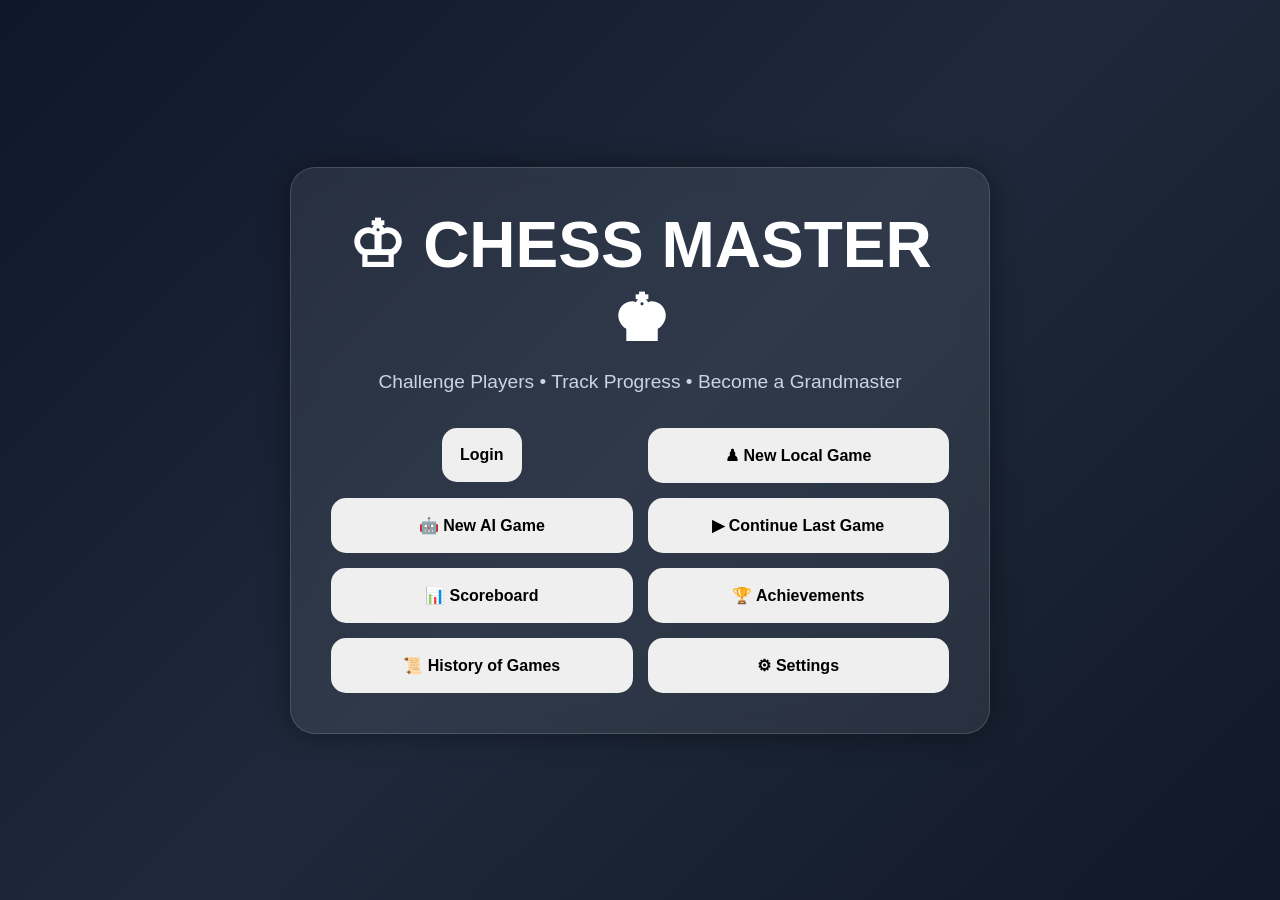
<file: index.html>
<!DOCTYPE html>
<html lang="en">
<head>
<meta charset="UTF-8">
<meta name="viewport" content="width=device-width, initial-scale=1.0">
<title>Chess Master</title>
<link rel="icon" href="favicon.ico">
<link rel="stylesheet" href="CSS/home.css">
</head>

<body>

<div class="container">

    <div class="hero">

        <h1>♔ CHESS MASTER ♚</h1>

        <p>
            Challenge Players • Track Progress • Become a Grandmaster
        </p>

        <div class="menu">

            <span id="loginArea">
                <button onclick="login()">Login</button>
            </span>

            <button onclick="newLocalGame()">
        ♟ New Local Game
    </button>

    <button onclick="newAIGame()">
        🤖 New AI Game
    </button>

    <button onclick="continueGame()">
        ▶ Continue Last Game
    </button>

    <button onclick="openScoreboard()">
        📊 Scoreboard
    </button>

    <button onclick="openAchievements()">
    🏆 Achievements
    </button>

    <button onclick="historyPage()">
    📜 History of Games
</button>

    <button onclick="openSettings()">
        ⚙ Settings
    </button>

            <div id="colorModal" class="modal">

    <div class="modal-content">

        <h2>Choose Your Side</h2>

        <button onclick="startGame('white')">
            Play as White ♔
        </button>

        <button onclick="startGame('black')">
            Play as Black ♚
        </button>

        <button onclick="closeModal()">
            Cancel
        </button>

    </div>

</div>

        </div>

    </div>

</div>
<script src="https://accounts.google.com/gsi/client" async defer></script>
<script src="JS/common.js"></script>
<script src="JS/login.js"></script>
<script src="JS/home.js"></script>

</body>
</html>
</file>
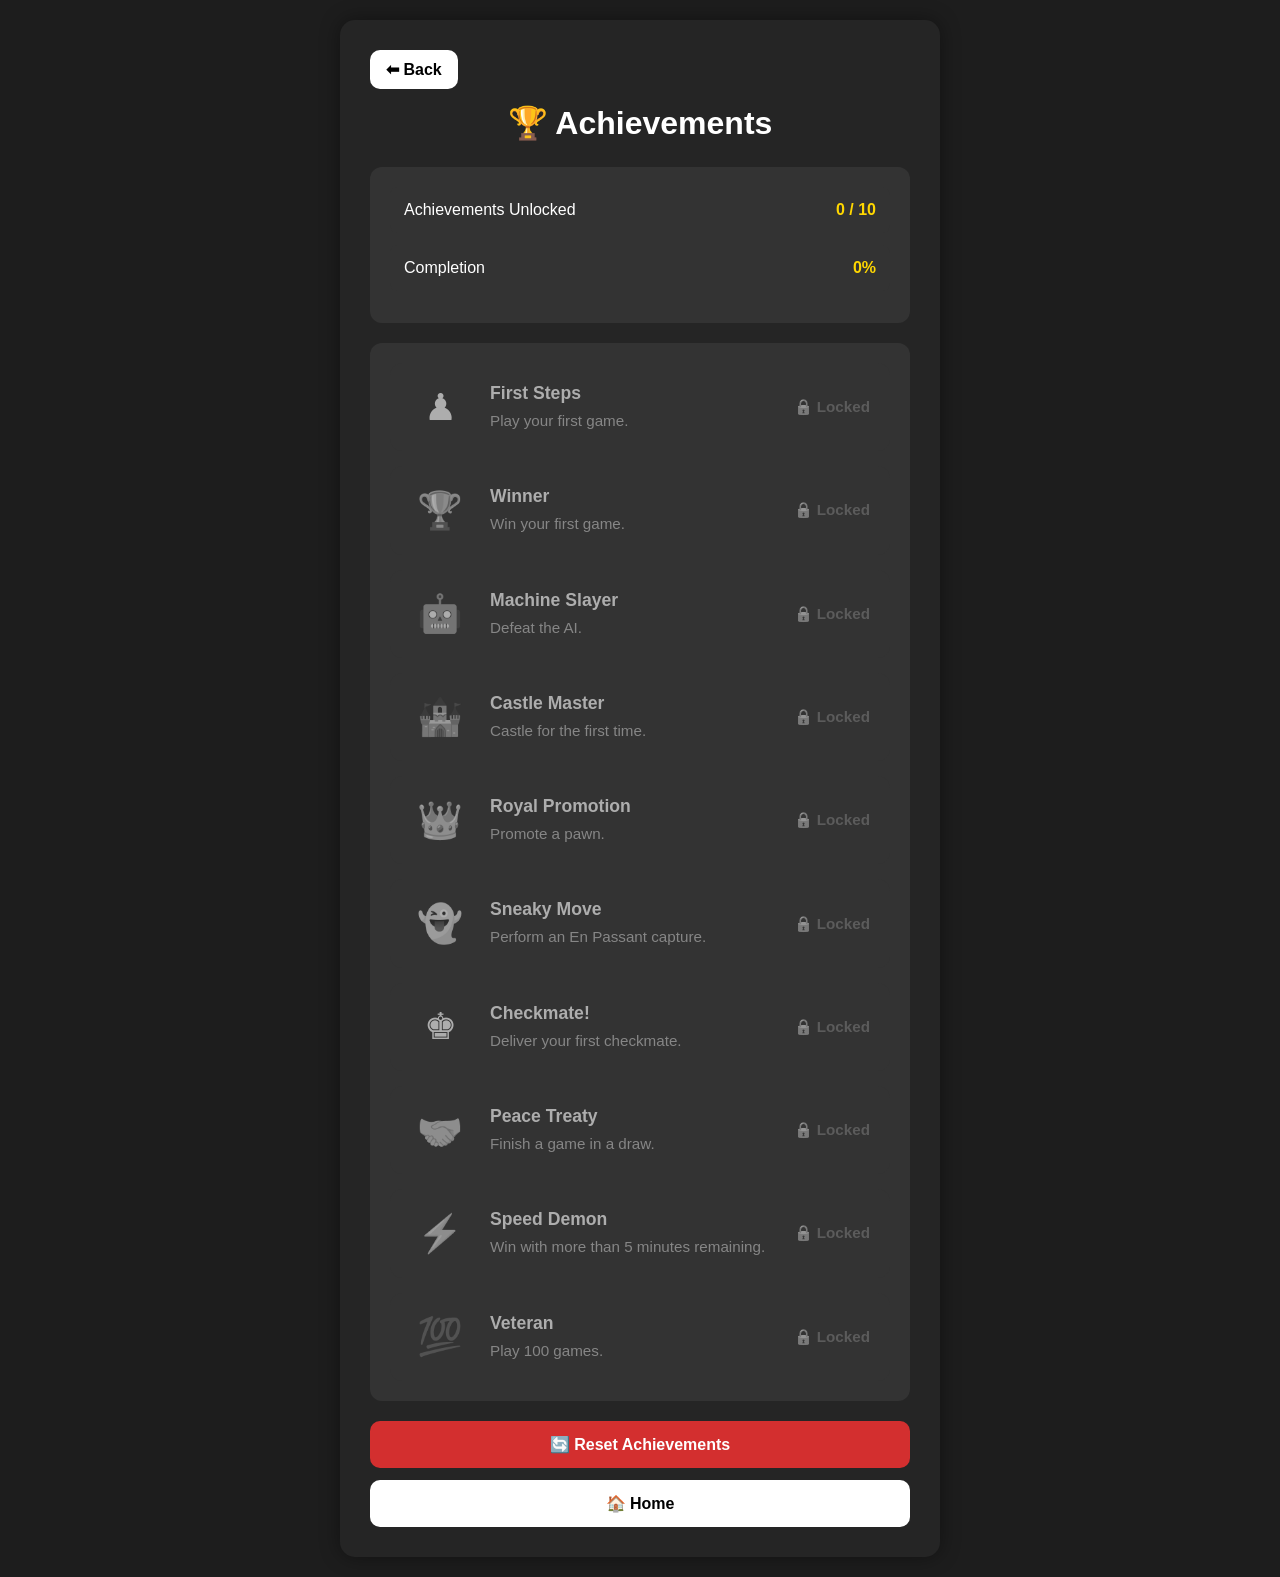
<file: achievements.html>
<!DOCTYPE html>
<html lang="en">
<head>
    <meta charset="UTF-8">
    <meta name="viewport" content="width=device-width, initial-scale=1.0">
    <title>Achievements</title>

    <link rel="stylesheet" href="CSS/pages.css">
</head>
<body>

<div class="page-container">

    <!-- Back Button -->

    <div class="back-top">

        <button
            class="back-btn"
            onclick="goBack()">

            ⬅ Back

        </button>

    </div>

    <!-- Title -->

    <h1>
        🏆 Achievements
    </h1>

    <!-- Progress -->

    <div class="card">

        <div class="stat">

            <span>
                Achievements Unlocked
            </span>

            <span id="achievementCount">

                0 / 10

            </span>

        </div>

        <div class="stat">

            <span>
                Completion
            </span>

            <span id="achievementPercent">

                0%

            </span>

        </div>

    </div>

    <!-- Achievement List -->

    <div
        class="card"
        id="achievementContainer">

        <p
            style="
            text-align:center;
            color:#999;
            ">

            Loading achievements...

        </p>

    </div>

    <!-- Bottom Buttons -->

    <div class="settings-actions">

        <button
            id="resetAchievementsBtn">

            🔄 Reset Achievements

        </button>

        <button
            onclick="
            window.location.href='index.html'
            ">

            🏠 Home

        </button>

    </div>

</div>

<script src="JS/common.js"></script>
<script src="JS/login.js"></script>
<script src="JS/achievementManager.js"></script>
<script src="JS/achievements.js"></script>

</body>
</html>
</file>
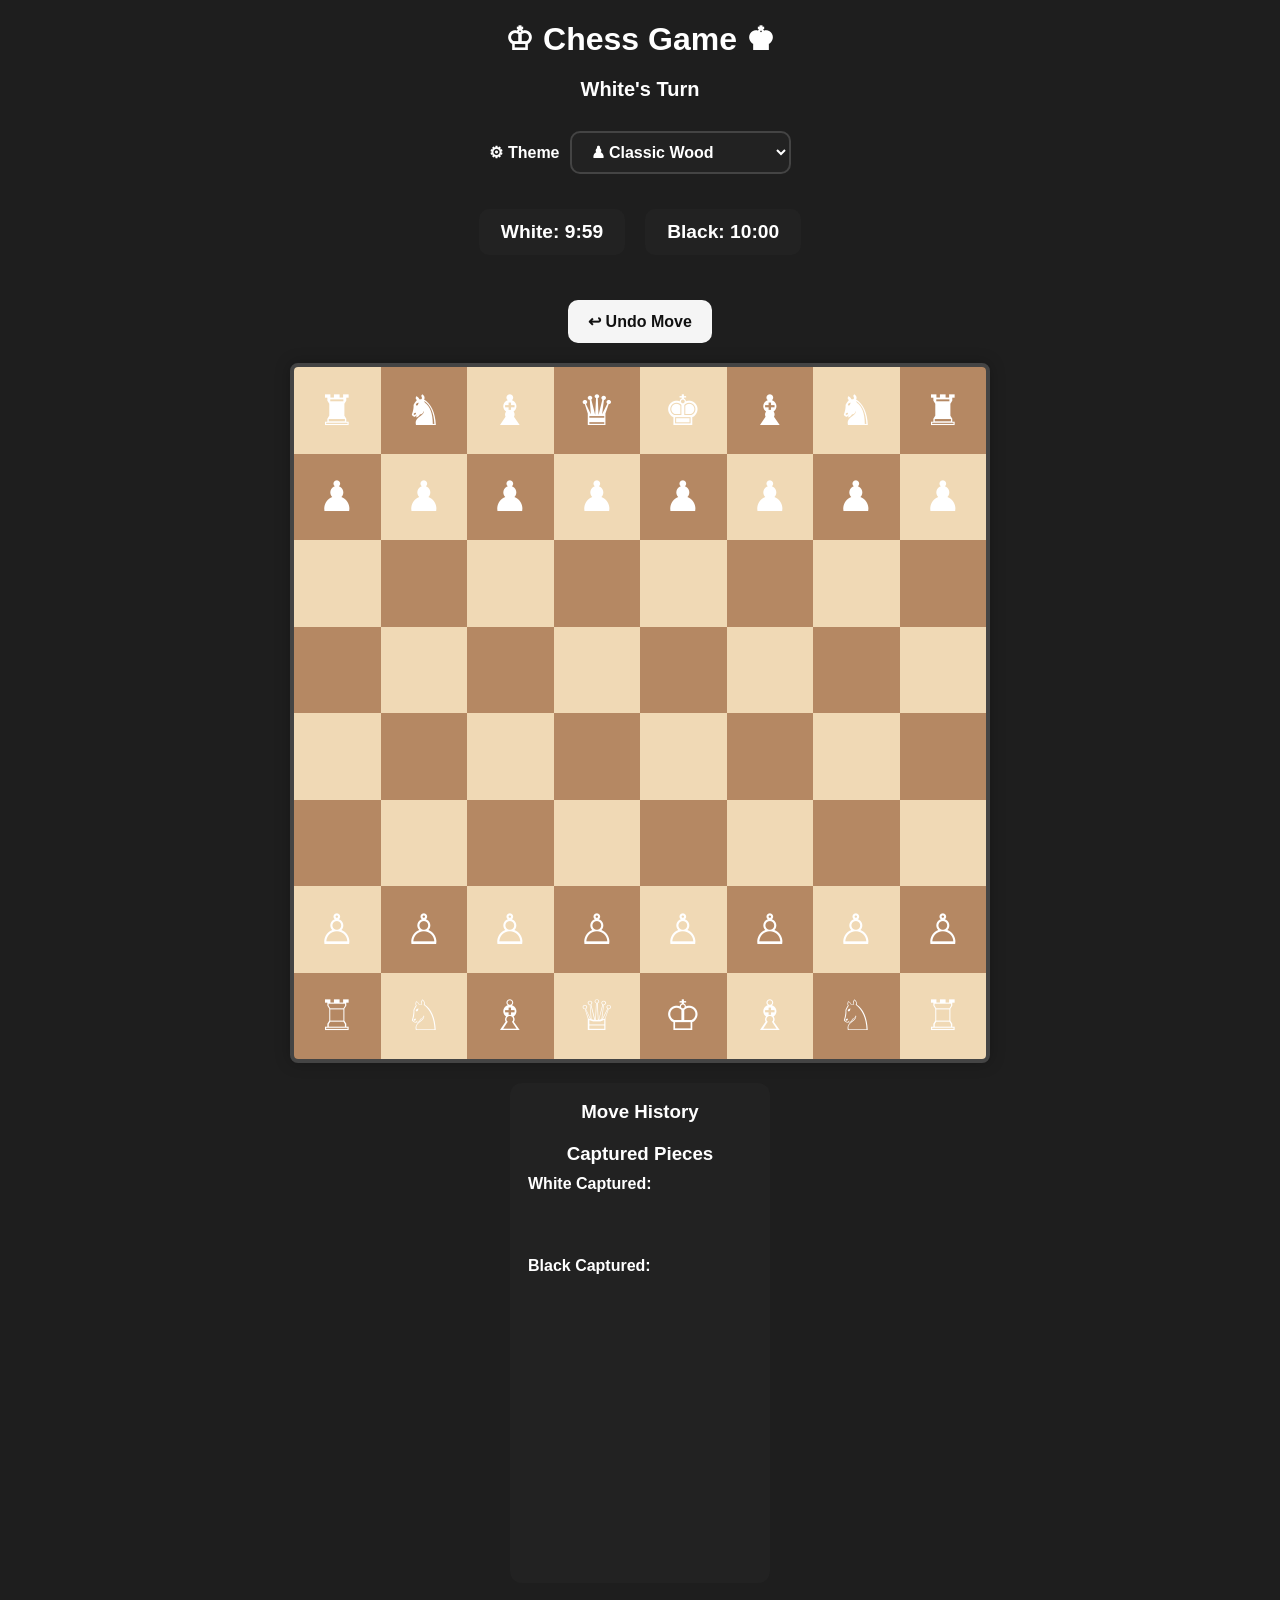
<file: game.html>
<!DOCTYPE html>
<html lang="en">
<head>
    <meta charset="UTF-8">
    <meta name="viewport" content="width=device-width, initial-scale=1.0">
    <title>Chess Game</title>
    <link rel="icon" href="favicon.ico">
    <link rel="stylesheet" href="CSS/style.css">
</head>
<body>

    <div class="game-container">
        <h1>♔ Chess Game ♚</h1>

        <div id="turnDisplay">White's Turn</div>

<div class="theme-container">

    <label for="themeSelect" class="theme-label">
        ⚙ Theme
    </label>

    <select id="themeSelect">

        <option value="classic">
            ♟ Classic Wood
        </option>

        <option value="dark">
            🌙 Dark Mode
        </option>

        <option value="blue">
            🔵 Blue Tournament
        </option>

        <option value="green">
            🟢 Green Tournament
        </option>

    </select>

</div>

    <div id="clockContainer">

    <div class="clock-box">
        White: <span id="whiteClock">10:00</span>
    </div>

    <div class="clock-box">
        Black: <span id="blackClock">10:00</span>
    </div>

</div>

    <button id="undoBtn"
        onclick="undoMove()">
    ↩ Undo Move
    </button>

    <div id="chessboard"></div>

    <div id="historyPanel">

        <h3>Move History</h3>

        <ul id="historyList"></ul>

        <div id="capturedPanel">

    <h3>Captured Pieces</h3>

    <div>
        <strong>White Captured:</strong>
        <div id="whiteCaptured"></div>
    </div>

    <br>

    <div>
        <strong>Black Captured:</strong>
        <div id="blackCaptured"></div>
    </div>

</div>

    </div>

</div>
    </div>

    

    <div id="gameOverModal" class="modal">

    <div class="modal-content">

        <h1 id="resultTitle">🏆 Game Over</h1>

        <p id="resultMessage"></p>

        <div class="modal-buttons">

            <button onclick="startNewGame()">
                New Game
            </button>

            <button onclick="goHome()">
                Home
            </button>

        </div>

    </div>

</div>

    <script src="JS/login.js"></script>
    <script src="JS/achievementManager.js"></script>
    <script src="JS/common.js"></script>
    <script src="JS/app.js"></script>

</body>
</html>
</file>
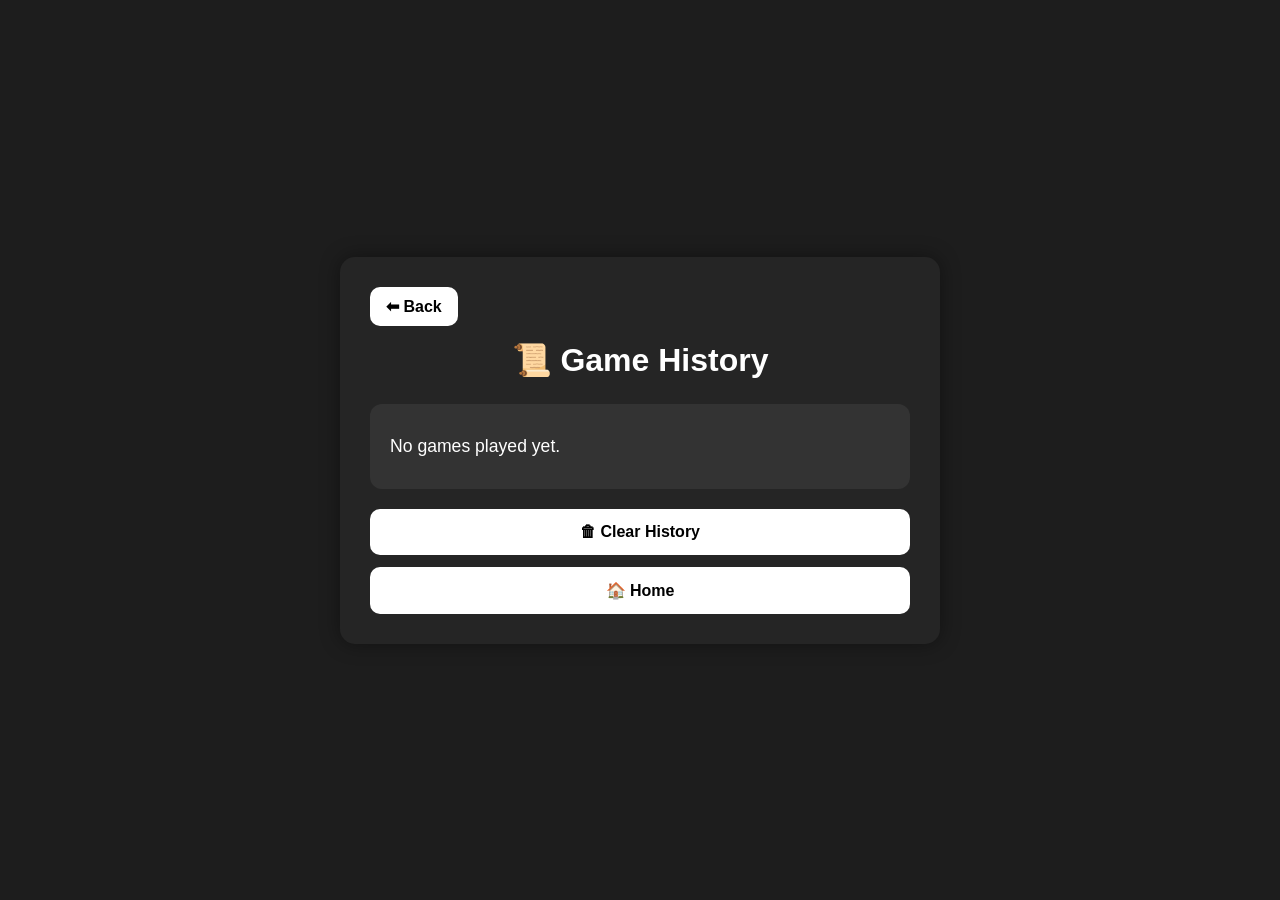
<file: history.html>
<!DOCTYPE html>
<html lang="en">
<head>
    <meta charset="UTF-8">
    <meta name="viewport" content="width=device-width, initial-scale=1.0">
    <title>Game History</title>
    <link rel="stylesheet" href="CSS/pages.css">
</head>
<body>

<div class="page-container">

    <div class="back-top">
        <button class="back-btn" onclick="goBack()">
            ⬅ Back
        </button>
    </div>

    <h1>📜 Game History</h1>

    <div class="card" id="historyContainer">
        <p>Loading history...</p>
    </div>

    <div class="settings-actions">
        <button id="clearHistoryBtn">
            🗑 Clear History
        </button>

        <button onclick="window.location.href='index.html'">
            🏠 Home
        </button>
    </div>

</div>

<script src="JS/common.js"></script>
<script src="JS/login.js"></script>
<script src="JS/history.js"></script>
</body>
</html>
</file>
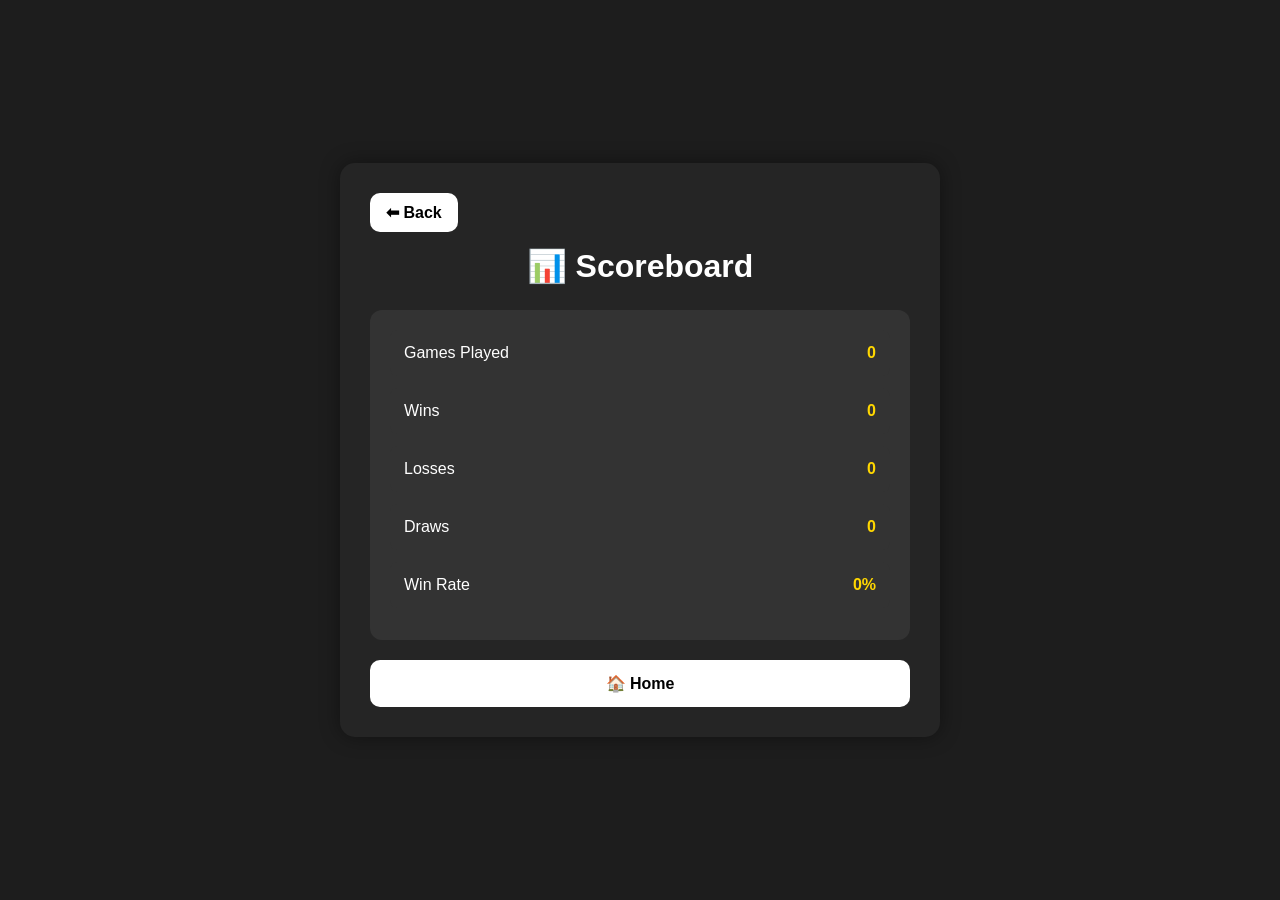
<file: scoreboard.html>
<!DOCTYPE html>
<html lang="en">
<head>
    <meta charset="UTF-8">
    <meta name="viewport" content="width=device-width, initial-scale=1.0">
    <title>Scoreboard</title>
    <link rel="stylesheet" href="CSS/pages.css">
</head>
<body>

<div class="page-container">

    <div class="back-top">
        <button class="back-btn" onclick="goBack()">
            ⬅ Back
        </button>
    </div>

    <h1>📊 Scoreboard</h1>

    <div class="card" id="stats"></div>

    <div class="settings-actions">
        <button onclick="window.location.href='index.html'">
            🏠 Home
        </button>
    </div>

</div>

<script src="JS/login.js"></script>
<script src="JS/common.js"></script>

<script>
const stats =
    JSON.parse(
        localStorage.getItem("stats")
    ) || {
        gamesPlayed:0,
        wins:0,
        losses:0,
        draws:0
    };

const winRate =
    stats.gamesPlayed
    ? (
        stats.wins /
        stats.gamesPlayed * 100
      ).toFixed(1)
    : 0;

document.getElementById("stats").innerHTML = `
    <div class="stat">
        <span>Games Played</span>
        <span>${stats.gamesPlayed}</span>
    </div>

    <div class="stat">
        <span>Wins</span>
        <span>${stats.wins}</span>
    </div>

    <div class="stat">
        <span>Losses</span>
        <span>${stats.losses}</span>
    </div>

    <div class="stat">
        <span>Draws</span>
        <span>${stats.draws}</span>
    </div>

    <div class="stat">
        <span>Win Rate</span>
        <span>${winRate}%</span>
    </div>
`;
</script>

</body>
</html>
</file>
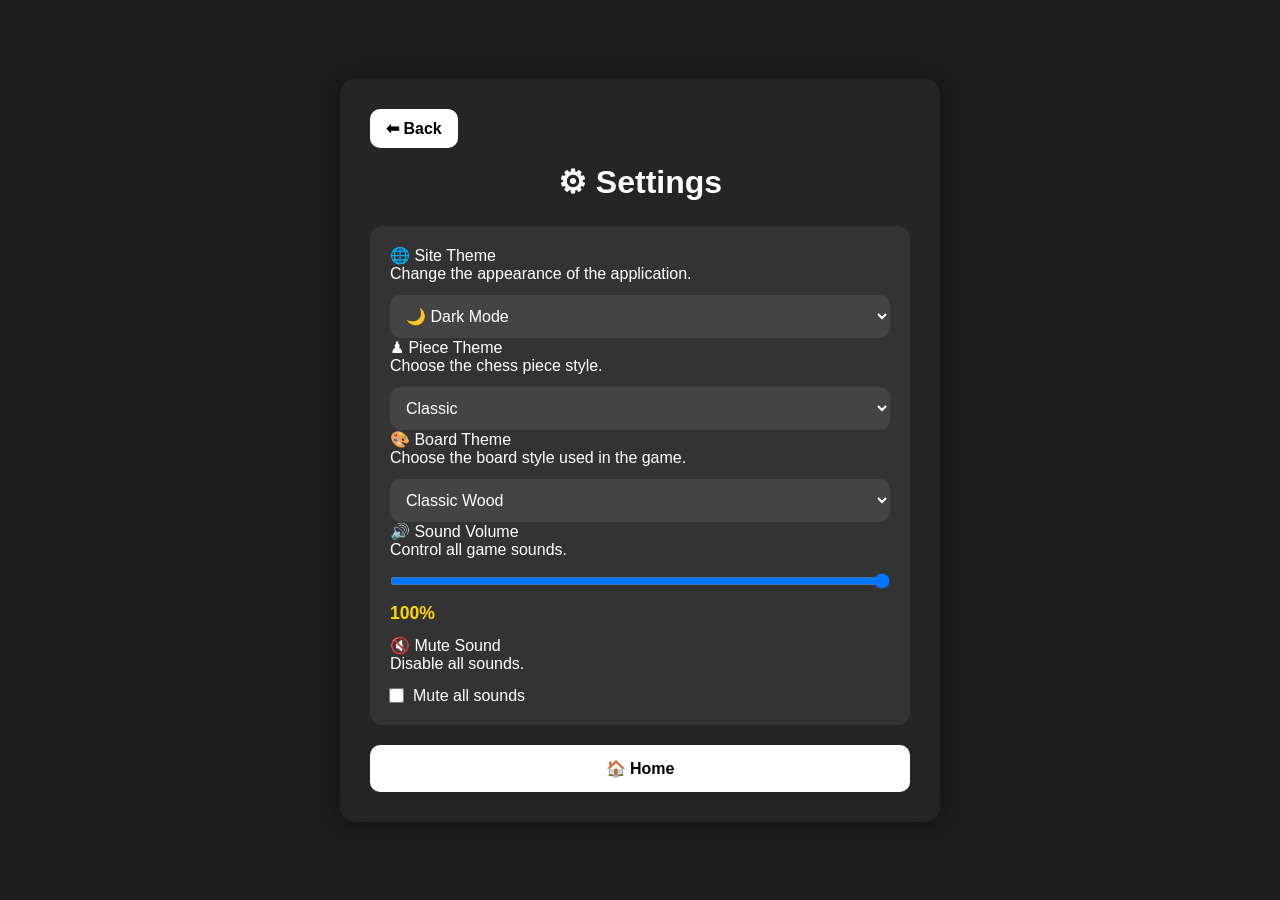
<file: settings.html>
<!DOCTYPE html>
<html lang="en">
<head>
    <meta charset="UTF-8">
    <meta name="viewport" content="width=device-width, initial-scale=1.0">
    <title>Settings</title>
    <link rel="stylesheet" href="CSS/pages.css">
</head>
<body>

<div class="page-container">

    <!-- Back Button -->
    <div class="back-top">
        <button class="back-btn" onclick="goBack()">
            ⬅ Back
        </button>
    </div>

    <h1>⚙ Settings</h1>

    <div class="card">

        <!-- Site Theme -->
        <div class="setting-item">

            <div class="setting-title">
                🌐 Site Theme
            </div>

            <div class="setting-desc">
                Change the appearance of the application.
            </div>

            <select id="siteTheme" class="settings-select">
                <option value="dark">🌙 Dark Mode</option>
                <option value="light">☀ Light Mode</option>
            </select>

        </div>

        <!-- Piece Theme -->
        <div class="setting-item">

            <div class="setting-title">
                ♟ Piece Theme
            </div>

            <div class="setting-desc">
                Choose the chess piece style.
            </div>

            <select
                id="pieceTheme"
                class="settings-select">

                <option value="classic">Classic</option>
                <option value="filled">Filled</option>
                <option value="outline">Outline</option>
                <option value="medieval">Medieval</option>

            </select>

        </div>

        <!-- Board Theme -->
        <div class="setting-item">

            <div class="setting-title">
                🎨 Board Theme
            </div>

            <div class="setting-desc">
                Choose the board style used in the game.
            </div>

            <select
                id="themeSetting"
                class="settings-select">

                <option value="classic">Classic Wood</option>
                <option value="dark">Dark</option>
                <option value="blue">Blue Tournament</option>
                <option value="green">Green Tournament</option>

            </select>

        </div>

        <!-- Volume -->
        <div class="setting-item">

            <div class="setting-title">
                🔊 Sound Volume
            </div>

            <div class="setting-desc">
                Control all game sounds.
            </div>

            <input
                type="range"
                id="volumeSlider"
                class="volume-slider"
                min="0"
                max="1"
                step="0.1"
                value="1">

            <p id="volumeValue">
                100%
            </p>

        </div>

        <!-- Mute -->
        <div class="setting-item">

            <div class="setting-title">
                🔇 Mute Sound
            </div>

            <div class="setting-desc">
                Disable all sounds.
            </div>

            <label class="toggle-row">

                <input
                    type="checkbox"
                    id="muteToggle">

                <span>
                    Mute all sounds
                </span>

            </label>

        </div>

    </div>

    <!-- Bottom Buttons -->
    <div class="settings-actions">

        <button onclick="window.location.href='index.html'">
            🏠 Home
        </button>

    </div>

</div>

<script src="JS/common.js"></script>
<script src="JS/login.js"></script>
<script src="JS/settings.js"></script>

</body>
</html>
</file>
<file: CSS/home.css>
*{
    margin:0;
    padding:0;
    box-sizing:border-box;
}

body{
    min-height:100vh;

    display:flex;
    justify-content:center;
    align-items:center;

    font-family:Arial,sans-serif;

    background:
    linear-gradient(
        135deg,
        #0f172a,
        #1e293b,
        #111827
    );

    overflow:hidden;
}

.container{
    width:100%;
    padding:20px;

    display:flex;
    justify-content:center;
    align-items:center;
}

.hero{

    width:min(90vw,700px);

    -webkit-backdrop-filter:blur(12px);
    -moz-backdrop-filter:blur(12px);
    -ms-backdrop-filter:blur(12px);
    backdrop-filter:blur(12px);

    background:
    rgba(255,255,255,0.08);

    border:
    1px solid rgba(255,255,255,0.15);

    border-radius:25px;

    padding:40px;

    text-align:center;

    box-shadow:
    0 0 30px rgba(0,0,0,0.4);
}

.hero h1{

    color:white;

    font-size:
    clamp(2rem,6vw,4rem);

    margin-bottom:15px;
}

.hero p{

    color:#cbd5e1;

    margin-bottom:35px;

    font-size:
    clamp(1rem,2vw,1.2rem);
}

.menu{

    display:grid;

    grid-template-columns:
    repeat(auto-fit,minmax(220px,1fr));

    gap:15px;
}

button{

    padding:18px;

    border:none;

    border-radius:15px;

    cursor:pointer;

    font-size:1rem;

    font-weight:bold;

    transition:.3s;
}

button:hover{

    transform:translateY(-3px);

    background:#2563eb;

    color:white;
}

.modal{
    position:fixed;
    inset:0;

    background:rgba(0,0,0,0.7);

    display:none;

    justify-content:center;
    align-items:center;

    z-index:1000;
}

.modal-content{

    background:white;

    padding:30px;

    border-radius:20px;

    display:flex;
    flex-direction:column;

    gap:15px;

    min-width:300px;

    text-align:center;
}

.modal-content h2{
    color:black;
}

@media(max-width:600px){

    .hero{

        padding:25px;
    }

    button{

        padding:15px;
    }
}
</file>
<file: CSS/pages.css>
*{
    margin:0;
    padding:0;
    box-sizing:border-box;
}

body{
    min-height:100vh;
    background:#1b1b1b;
    color:white;
    font-family:Arial, sans-serif;

    display:flex;
    justify-content:center;
    align-items:center;

    padding:20px;
}

.page-container{
    width:min(90vw,600px);

    background:#222;
    border-radius:15px;

    padding:30px;

    box-shadow:
        0 0 20px rgba(0,0,0,.4);
}

h1{
    text-align:center;
    margin-bottom:25px;
}

:root{

    --bg:#1d1d1d;
    --card:#333;
    --text:white;

}

body.light-mode{

    --bg:#ececec;
    --card:#f5f5f5;
    --text:#222;

}

.card{
    background:var(--card);

    padding:20px;

    border-radius:12px;

    margin-bottom:20px;
}

.card p{
    font-size:1.1rem;
    margin:12px 0;
}

.stat{
    display:flex;
    justify-content:space-between;
    align-items:center;

    padding:14px;

    margin-bottom:12px;

    border-radius:8px;

    background:var(--card);
    color:var(--text)
}

.stat span:last-child{
    font-weight:bold;
    color:#ffd700;
}

button{
    width:100%;

    padding:14px;

    border:none;
    border-radius:10px;

    cursor:pointer;

    font-size:1rem;
    font-weight:bold;

    background:white;
    color:black;

    transition:.3s;
}

button:hover{
    transform:translateY(-2px);
}

/* SETTINGS CONTROLS */

.settings-select{
    width:100%;
    margin-top:12px;
    padding:12px;
    border:none;
    border-radius:10px;
    background:#444;
    color:white;
    font-size:1rem;
    outline:none;
}

.volume-slider{
    width:100%;
    margin-top:14px;
    cursor:pointer;
}

#volumeValue{
    margin-top:10px;
    font-weight:bold;
    color:#ffd700;
}

.toggle-row{
    display:flex;
    align-items:center;
    gap:10px;
    margin-top:14px;
    font-size:1rem;
}

.toggle-row input{
    transform:scale(1.2);
    cursor:pointer;
}

.settings-actions{
    display:flex;
    flex-direction:column;
    gap:12px;
}

/* HISTORY PAGE */

.history-item{
    background:#333;
    border-radius:12px;
    padding:16px;
    margin-bottom:15px;
}

.history-top{
    display:flex;
    justify-content:space-between;
    align-items:center;
    gap:12px;
    margin-bottom:12px;
    flex-wrap:wrap;
}

.history-number{
    font-weight:bold;
    color:#ffd700;
}

.history-result{
    font-weight:bold;
    color:#fff;
    background:#444;
    padding:6px 12px;
    border-radius:8px;
}

.history-details p{
    margin:8px 0;
    line-height:1.4;
}

.back-top{
    display:flex;
    justify-content:flex-start;
    margin-bottom:15px;
}

.back-btn{
    width:auto;
    padding:10px 16px;
    background:#444;
    color:white;
}

/* ---------- SITE THEMES ---------- */

body.dark-mode{

    background:#1d1d1d;
    color:white;

}

body.dark-mode .page-container{

    background:#252525;

}

body.dark-mode .card{

    background:#333;

}

body.dark-mode button{

    background:white;
    color:black;

}

/* LIGHT */

body.light-mode{

    background:#ececec;
    color:#222;

}

body.light-mode .page-container{

    background:white;

}

body.light-mode .card{

    background:#f7f7f7;

}

body.light-mode button{

    background:#333;
    color:white;

}

body.light-mode input,
body.light-mode select{

    background:white;
    color:black;
    border:1px solid #ccc;

}

body.light-mode .history-item{

    background:white;
    color:black;

}

body.light-mode .stat{

    color:black;

}
/* ==========================================
   ACHIEVEMENTS PAGE
========================================== */

#achievementContainer{

    display:flex;

    flex-direction:column;

    gap:15px;

}

.achievement{

    display:flex;

    align-items:center;

    gap:20px;

    background:var(--card);

    border-radius:12px;

    padding:18px;

    transition:.3s;

    border:2px solid transparent;

}

.achievement:hover{

    transform:translateY(-2px);

    border-color:#ffd700;

}

.achievement-icon{

    font-size:2.3rem;

    width:60px;

    text-align:center;

}

.achievement-info{

    flex:1;

}

.achievement-title{

    font-size:1.1rem;

    font-weight:bold;

    margin-bottom:6px;

    color:var(--text);

}

.achievement-desc{

    font-size:.95rem;

    color:#bdbdbd;

    line-height:1.4;

}

body.light-mode .achievement-desc{

    color:#666;

}

.achievement-status{

    font-weight:bold;

    font-size:.95rem;

}

/* ---------- UNLOCKED ---------- */

.achievement.unlocked{

    border-color:#4CAF50;

}

.achievement.unlocked .achievement-status{

    color:#4CAF50;

}

/* ---------- LOCKED ---------- */

.achievement.locked{

    opacity:.6;

    filter:grayscale(100%);

}

.achievement.locked .achievement-status{

    color:#ff5252;

}

/* ---------- PROGRESS CARD ---------- */

#achievementCount,
#achievementPercent{

    font-weight:bold;

    color:#ffd700;

}

/* ---------- RESET BUTTON ---------- */

#resetAchievementsBtn{

    background:#d32f2f;

    color:white;

}

#resetAchievementsBtn:hover{

    background:#b71c1c;

}

/* ---------- MOBILE ---------- */

@media(max-width:600px){

    .achievement{

        flex-direction:column;

        text-align:center;

    }

    .achievement-icon{

        width:auto;

        font-size:3rem;

    }

}
</file>
<file: CSS/style.css>
/* =====================================================
    GLOBAL VARIABLES
===================================================== */

:root{

    /* Board Colors */
    --light-square:#f0d9b5;
    --dark-square:#b58863;

    /* Site Colors */
    --bg:#1e1e1e;
    --panel:#222;
    --panel-light:#2d2d2d;
    --text:#ffffff;
    --border:#444;
    --button-bg:#f5f5f5;
    --button-text:#111;
}

/* Light Theme */

body.light-mode{

    --bg:#ececec;
    --panel:#ffffff;
    --panel-light:#f7f7f7;
    --text:#222222;
    --border:#c8c8c8;
    --button-bg:#333333;
    --button-text:#ffffff;

}

/* =====================================================
    RESET
===================================================== */

*{

    margin:0;
    padding:0;
    box-sizing:border-box;

}

/* =====================================================
    BODY
===================================================== */

body{

    min-height:100vh;

    display:flex;

    justify-content:center;

    align-items:center;

    background:var(--bg);

    color:var(--text);

    font-family:Arial,sans-serif;

    transition:
        background .3s ease,
        color .3s ease;

}

/* =====================================================
    MAIN GAME CONTAINER
===================================================== */

.game-container{

    width:100%;

    display:flex;

    flex-direction:column;

    align-items:center;

    gap:20px;

    padding:20px;

    background:transparent;

}

/* =====================================================
    HEADINGS
===================================================== */

h1{

    color:var(--text);

    text-align:center;

}

/* =====================================================
    THEME SELECTOR
===================================================== */

.theme-container{

    display:flex;

    align-items:center;

    justify-content:center;

    gap:10px;

    margin-bottom:15px;

}

.theme-label{

    color:var(--text);

    font-weight:bold;

}

#themeSelect{

    background:var(--panel);

    color:var(--text);

    border:2px solid var(--border);

    border-radius:10px;

    padding:10px 15px;

    font-size:1rem;

    font-weight:600;

    cursor:pointer;

    outline:none;

    transition:.25s;

}

#themeSelect:hover{

    border-color:#888;

    transform:translateY(-2px);

}

#themeSelect:focus{

    border-color:#f0d9b5;

    box-shadow:0 0 10px rgba(240,217,181,.4);

}

#themeSelect option{

    background:var(--panel);

    color:var(--text);

}

/* =====================================================
    CHESS BOARD
===================================================== */

#chessboard{

    display:grid;

    grid-template-columns:repeat(8,1fr);

    width:min(90vw,700px);

    height:min(90vw,700px);

    border:4px solid var(--border);

    border-radius:8px;

    overflow:hidden;

    box-shadow:0 0 15px rgba(0,0,0,.25);

    transition:.3s;

}
/* =====================================================
    BOARD SQUARES
===================================================== */

.square{

    display:flex;

    justify-content:center;

    align-items:center;

    aspect-ratio:1/1;

    font-size:clamp(20px,4vw,42px);

    cursor:pointer;

    transition:
        background .2s,
        transform .15s;

    user-select:none;

}

.square:hover{

    transform:scale(1.03);

}

.light{

    background:var(--light-square);

}

.dark{

    background:var(--dark-square);

}

/* =====================================================
    SELECTED PIECE
===================================================== */

.selected{

    outline:4px solid #ffd700;

    outline-offset:-4px;

}

/* =====================================================
    LEGAL MOVE DOT
===================================================== */

.valid-move{

    position:relative;

}

.valid-move::after{

    content:"";

    width:18px;

    height:18px;

    border-radius:50%;

    background:rgba(0,0,0,.35);

    position:absolute;

}

.dark.valid-move::after{

    background:rgba(255,255,255,.55);

}

/* =====================================================
    TURN DISPLAY
===================================================== */

#turnDisplay{

    color:var(--text);

    font-size:1.25rem;

    font-weight:bold;

    margin-bottom:10px;

    transition:.3s;

}

/* =====================================================
    MAIN GAME LAYOUT
===================================================== */

.game-layout{

    display:flex;

    justify-content:center;

    align-items:flex-start;

    gap:20px;

    flex-wrap:wrap;

}

/* =====================================================
    HISTORY PANEL
===================================================== */

#historyPanel{

    width:260px;

    min-height:500px;

    background:var(--panel);

    color:var(--text);

    border-radius:12px;

    padding:18px;

    overflow-y:auto;

    transition:.3s;

}

#historyPanel h3{

    margin-bottom:15px;

    text-align:center;

}

#historyList{

    list-style:none;

}

#historyList li{

    padding:8px;

    border-bottom:1px solid var(--border);

    line-height:1.5;

}

/* =====================================================
    CAPTURED PIECES
===================================================== */

#capturedPanel{

    margin-top:20px;

    color:var(--text);

}

#capturedPanel h3{

    margin-bottom:10px;

}

#whiteCaptured,
#blackCaptured{

    font-size:1.8rem;

    min-height:40px;

    margin-top:6px;

}

/* =====================================================
    CHESS CLOCK
===================================================== */

#clockContainer{

    display:flex;

    justify-content:center;

    align-items:center;

    gap:20px;

    margin-bottom:15px;

    flex-wrap:wrap;

}

.clock-box{

    background:var(--panel);

    color:var(--text);

    padding:12px 22px;

    border-radius:10px;

    font-size:1.2rem;

    font-weight:bold;

    transition:.3s;

}

/* =====================================================
    GAME OVER MODAL
===================================================== */

.modal{

    position:fixed;

    inset:0;

    display:none;

    justify-content:center;

    align-items:center;

    background:rgba(0,0,0,.75);

    backdrop-filter:blur(5px);

    z-index:9999;

}

.modal-content{

    width:min(90vw,420px);

    background:var(--panel);

    color:var(--text);

    border-radius:15px;

    padding:30px;

    text-align:center;

    box-shadow:0 15px 35px rgba(0,0,0,.4);

    animation:popup .25s ease;

}

.modal-content h2{

    margin-bottom:15px;

}

.modal-content p{

    margin-bottom:20px;

    line-height:1.5;

}

/* =====================================================
    MODAL BUTTONS
===================================================== */

.modal-buttons{

    display:flex;

    justify-content:center;

    flex-wrap:wrap;

    gap:15px;

}

.modal-buttons button{

    padding:12px 22px;

}

/* =====================================================
    ALL BUTTONS
===================================================== */

button{

    background:var(--button-bg);

    color:var(--button-text);

    border:none;

    border-radius:10px;

    padding:12px 20px;

    cursor:pointer;

    font-size:1rem;

    font-weight:600;

    transition:
        background .25s,
        transform .2s;

}

button:hover{

    transform:translateY(-2px);

    opacity:.9;

}

button:active{

    transform:scale(.96);

}

/* =====================================================
    GAME CONTROL BUTTONS
===================================================== */

#undoBtn,
#newGameBtn,
#homeBtn{

    margin-top:10px;

}

.controls{

    display:flex;

    justify-content:center;

    gap:15px;

    flex-wrap:wrap;

}

/* =====================================================
    INPUTS
===================================================== */

select,
input[type="range"]{

    transition:.3s;

}

/* =====================================================
    SCROLLBAR
===================================================== */

#historyPanel::-webkit-scrollbar{

    width:8px;

}

#historyPanel::-webkit-scrollbar-thumb{

    background:#666;

    border-radius:10px;

}

body.light-mode #historyPanel::-webkit-scrollbar-thumb{

    background:#aaa;

}

/* =====================================================
    ANIMATIONS
===================================================== */

@keyframes popup{

    from{

        opacity:0;

        transform:scale(.8);

    }

    to{

        opacity:1;

        transform:scale(1);

    }

}

/* =====================================================
    RESPONSIVE
===================================================== */

@media (max-width:900px){

    .game-layout{

        flex-direction:column;

        align-items:center;

    }

    #historyPanel{

        width:min(95vw,500px);

        min-height:auto;

    }

}

@media (max-width:600px){

    h1{

        font-size:1.5rem;

    }

    #chessboard{

        width:95vw;

        height:95vw;

    }

    .clock-box{

        width:140px;

        text-align:center;

    }

    .modal-content{

        padding:20px;

    }

}

/* =====================================================
    BOARD THEMES
===================================================== */

/* CLASSIC */

body.classic-board{

    --light-square:#f0d9b5;
    --dark-square:#b58863;

}

/* BLUE */

body.blue-board{

    --light-square:#dce9ff;
    --dark-square:#5b7db1;

}

/* GREEN */

body.green-board{

    --light-square:#eef6dc;
    --dark-square:#5d8a47;

}

/* TOURNAMENT */

body.tournament-board{

    --light-square:#f4f4f4;
    --dark-square:#777;

}

/* Classic Wood */

body.classic-board .square{

    color:#111;

}

/* Blue */

body.blue-board .square{

    color:#111;

}

/* Green */

body.green-board .square{

    color:#111;

}

/* Dark board */

body.dark-board .square{

    color:white;

}

/* =====================================================
    TRANSITIONS
===================================================== */

body,
.game-container,
#historyPanel,
.clock-box,
.modal-content,
button,
.square{

    transition:

        background .3s ease,

        color .3s ease,

        border-color .3s ease,

        box-shadow .3s ease,

        transform .2s ease;

}

/* =====================================================
    BUTTON STATES
===================================================== */

button:focus{

    outline:none;

    box-shadow:0 0 10px rgba(255,215,0,.5);

}

button:disabled{

    opacity:.6;

    cursor:not-allowed;

}

/* =====================================================
    THEME DROPDOWN
===================================================== */

body.dark-mode #themeSelect{

    background:#222;

    color:white;

}

body.light-mode #themeSelect{

    background:white;

    color:#222;

    border:2px solid #bbb;

}

body.light-mode #themeSelect option{

    background:white;

    color:#222;

}

/* =====================================================
    MOVE HIGHLIGHTS
===================================================== */

.selected{

    animation:selectedPulse .8s infinite alternate;

}

@keyframes selectedPulse{

    from{

        outline-color:#ffd700;

    }

    to{

        outline-color:#ff9800;

    }

}

/* =====================================================
    CHECK HIGHLIGHT
===================================================== */

.in-check{

    animation:checkFlash .8s infinite;

}

@keyframes checkFlash{

    0%{

        background:#ff5555;

    }

    50%{

        background:#ff0000;

    }

    100%{

        background:#ff5555;

    }

}

/* =====================================================
    LAST MOVE
===================================================== */

.last-move{

    box-shadow:

        inset 0 0 0 4px

        rgba(255,255,0,.5);

}

/* =====================================================
    LINKS
===================================================== */

a{

    color:inherit;

    text-decoration:none;

}

a:hover{

    text-decoration:underline;

}

/* =====================================================
    TEXT SELECTION
===================================================== */

::selection{

    background:#ffd54f;

    color:black;

}

/* =====================================================
    GLOBAL PAGE CARDS
===================================================== */

.page-container{

    width:min(95vw,1200px);

    margin:auto;

    transition:.3s;

}

/* =====================================================
    PANELS
===================================================== */

.panel{

    background:var(--panel);

    color:var(--text);

    border-radius:12px;

    padding:20px;

    box-shadow:0 8px 18px rgba(0,0,0,.2);

}

/* =====================================================
    HISTORY SCROLL
===================================================== */

#historyPanel{

    scrollbar-width:thin;

    scrollbar-color:#777 transparent;

}

body.light-mode #historyPanel{

    scrollbar-color:#bbb transparent;

}

/* =====================================================
    CAPTURED PIECES
===================================================== */

#whiteCaptured span,
#blackCaptured span{

    transition:.25s;

}

#whiteCaptured span:hover,
#blackCaptured span:hover{

    transform:scale(1.2);

}

/* =====================================================
    CLOCK
===================================================== */

.clock-box.active{

    border:3px solid gold;

    box-shadow:0 0 15px gold;

}

/* =====================================================
    CHECKMATE MESSAGE
===================================================== */

.game-over{

    color:#ff4444;

    font-weight:bold;

    animation:gameOverPulse 1s infinite;

}

@keyframes gameOverPulse{

    0%{

        opacity:1;

    }

    50%{

        opacity:.5;

    }

    100%{

        opacity:1;

    }

}

/* =====================================================
    STALEMATE MESSAGE
===================================================== */

.draw{

    color:#ffaa00;

}

/* =====================================================
    SIDEBAR BUTTONS
===================================================== */

.controls button{

    min-width:150px;

}

/* =====================================================
    MOBILE
===================================================== */

@media(max-width:900px){

    .controls{

        width:100%;

    }

    .controls button{

        flex:1;

    }

}

@media(max-width:700px){

    #historyPanel{

        width:100%;

    }

    .clock-box{

        width:45%;

    }

}

@media(max-width:500px){

    body{

        padding:10px;

    }

    .game-container{

        gap:12px;

        padding:10px;

    }

    .theme-container{

        flex-direction:column;

        gap:8px;

    }

    #themeSelect{

        width:100%;

    }

    .controls{

        flex-direction:column;

    }

    .controls button{

        width:100%;

    }

    .clock-box{

        width:100%;

        font-size:1rem;

    }

    #historyPanel{

        min-height:250px;

    }

}

/* =====================================================
    LARGE MONITORS
===================================================== */

@media(min-width:1400px){

    #chessboard{

        width:720px;

        height:720px;

    }

}

/* =====================================================
    ACCESSIBILITY
===================================================== */

button:focus-visible,
select:focus-visible{

    outline:3px solid #ffd700;

    outline-offset:2px;

}

/* =====================================================
    LOADING ANIMATION
===================================================== */

.fade-in{

    animation:fadeIn .3s ease;

}

@keyframes fadeIn{

    from{

        opacity:0;

        transform:translateY(15px);

    }

    to{

        opacity:1;

        transform:translateY(0);

    }

}

/* =====================================================
    END OF FILE
===================================================== */
</file>
